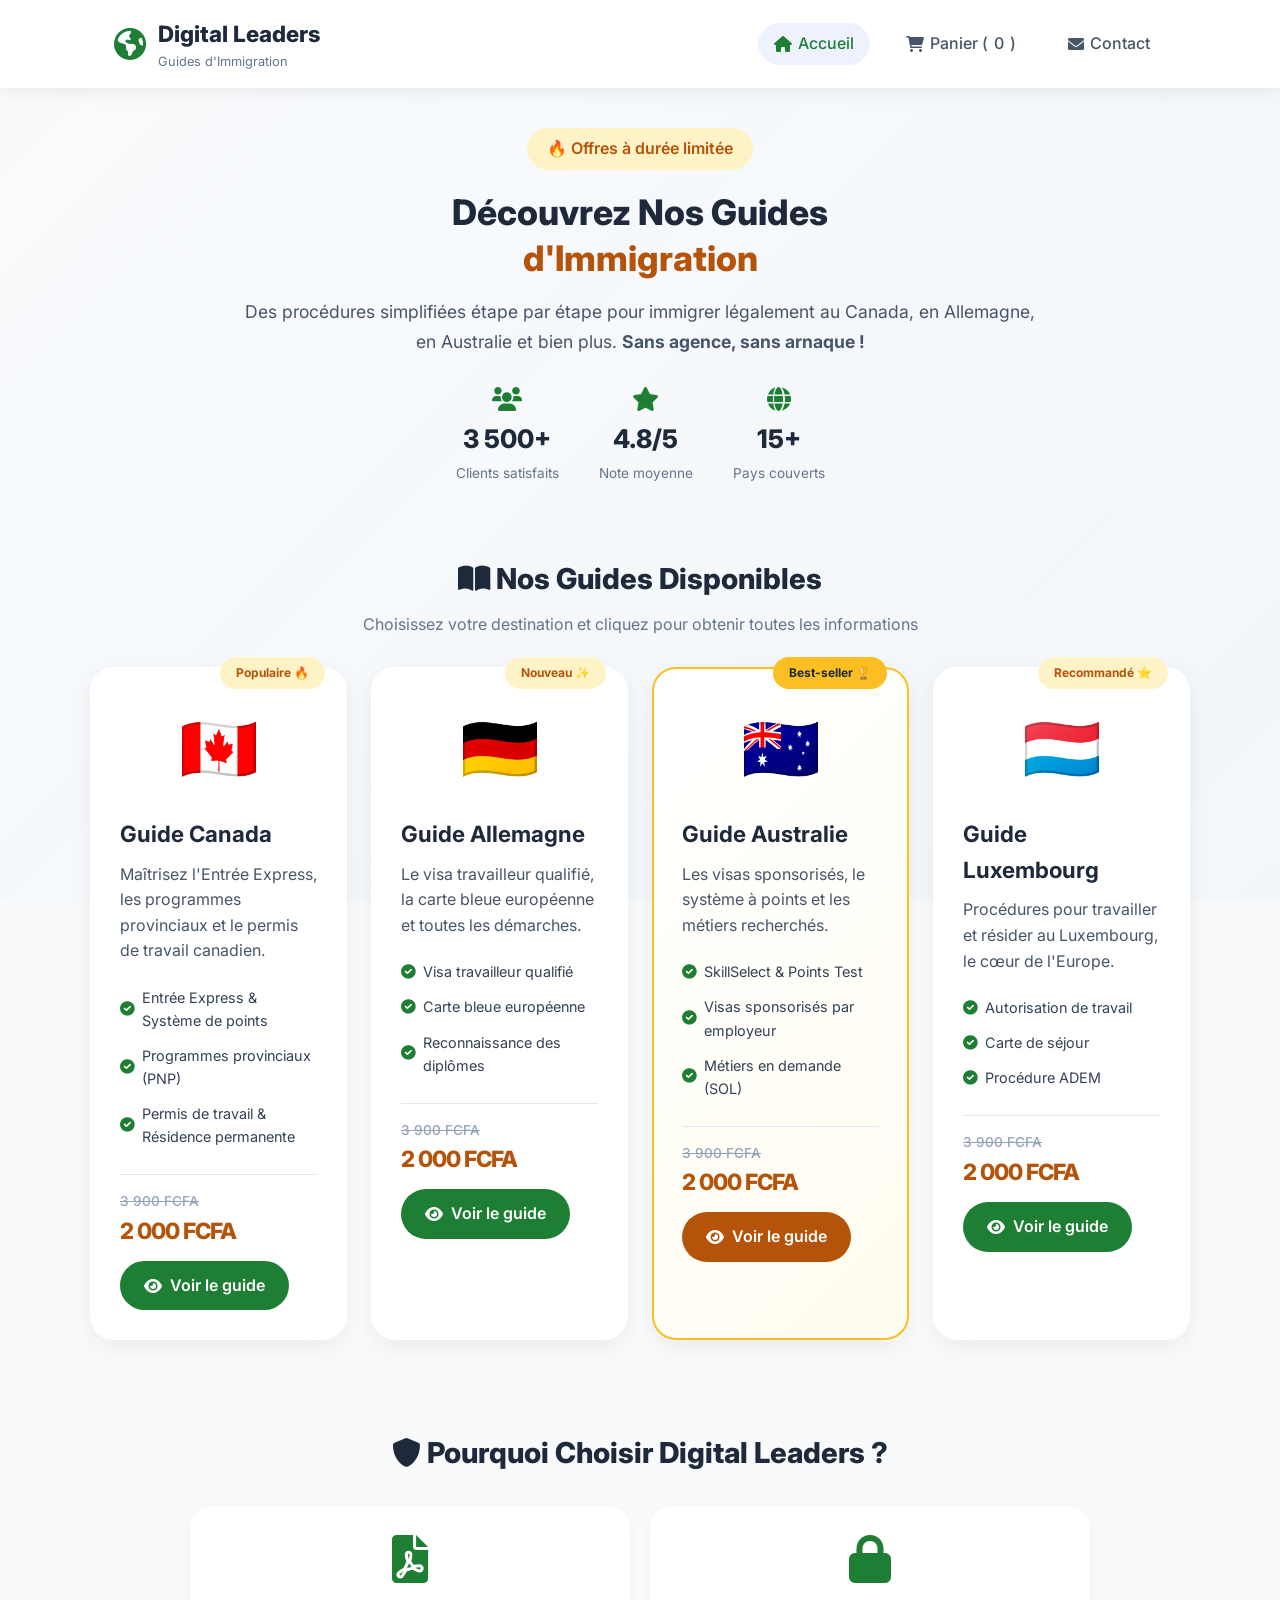
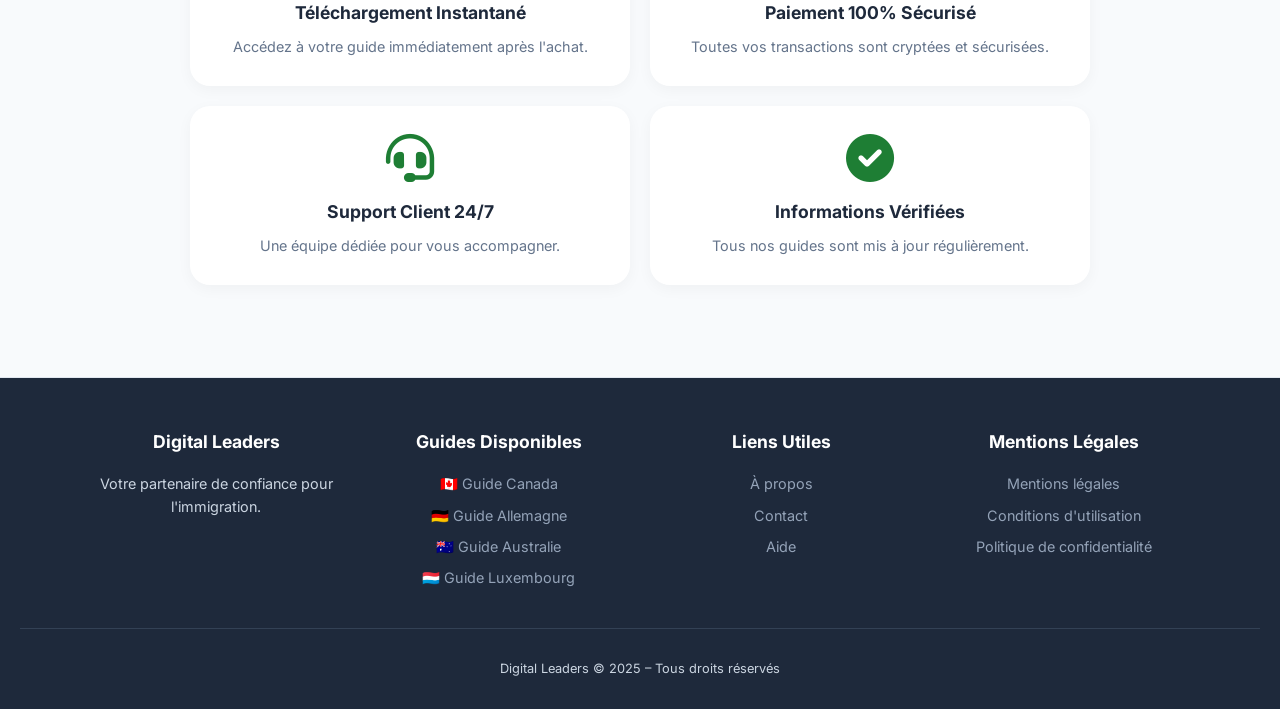
<file: index.html>
<!DOCTYPE html>
<html lang="fr">
<head>
    <meta charset="UTF-8">
    <meta name="viewport" content="width=device-width, initial-scale=1.0">
    <title>Digital Leaders - Guides d'Immigration</title>
    
    <!-- Google Fonts -->
    <link href="https://fonts.googleapis.com/css2?family=Inter:opsz,wght@14..32,300;14..32,400;14..32,500;14..32,600;14..32,700;14..32,800&display=swap" rel="stylesheet">
    
    <!-- Font Awesome -->
    <link rel="stylesheet" href="https://cdnjs.cloudflare.com/ajax/libs/font-awesome/6.0.0-beta3/css/all.min.css">
    
    <!-- Styles CSS -->
    <link rel="stylesheet" href="style.css">
</head>
<body>

    <!-- Image de fond -->
    <div class="background-image">
        <div class="overlay"></div>
    </div>

    <!-- HEADER -->
    <header class="main-header">
        <div class="header-container">
            <div class="logo-section">
                <i class="fas fa-globe-americas fa-2x" style="color: #1e7e34;"></i>
                <div>
                    <h1 class="site-title">Digital Leaders</h1>
                    <p class="site-subtitle">Guides d'Immigration</p>
                </div>
            </div>
            <nav class="main-nav">
                <a href="index.html" class="nav-link active">
                    <i class="fas fa-home"></i> Accueil
                </a>
                <a href="#" class="nav-link" id="navCart">
                    <i class="fas fa-shopping-cart"></i> 
                    Panier (<span class="cart-count">0</span>)
                </a>
                <a href="#" class="nav-link" id="navContact">
                    <i class="fas fa-envelope"></i> Contact
                </a>
            </nav>
        </div>
    </header>

    <!-- SECTION HÉRO -->
    <section class="hero-section">
        <div class="hero-content">
            <span class="hero-badge">🔥 Offres à durée limitée</span>
            <h2 class="hero-title">
                Découvrez Nos Guides <br>
                <span class="text-highlight">d'Immigration</span>
            </h2>
            <p class="hero-description">
                Des procédures simplifiées étape par étape pour immigrer légalement 
                au Canada, en Allemagne, en Australie et bien plus. 
                <strong>Sans agence, sans arnaque !</strong>
            </p>
            <div class="hero-stats">
                <div class="stat-item">
                    <i class="fas fa-users"></i>
                    <span class="stat-number">3 500+</span>
                    <span class="stat-label">Clients satisfaits</span>
                </div>
                <div class="stat-item">
                    <i class="fas fa-star"></i>
                    <span class="stat-number">4.8/5</span>
                    <span class="stat-label">Note moyenne</span>
                </div>
                <div class="stat-item">
                    <i class="fas fa-globe"></i>
                    <span class="stat-number">15+</span>
                    <span class="stat-label">Pays couverts</span>
                </div>
            </div>
        </div>
    </section>

    <!-- SECTION GUIDES -->
    <section class="products-section">
        <div class="section-header">
            <h2 class="section-main-title">
                <i class="fas fa-book-open"></i> Nos Guides Disponibles
            </h2>
            <p class="section-subtitle">
                Choisissez votre destination et cliquez pour obtenir toutes les informations
            </p>
        </div>
        
        <div class="products-grid">
            
            <!-- GUIDE CANADA -->
            <div class="product-card">
                <div class="product-badge">Populaire 🔥</div>
                <div class="product-flag">🇨🇦</div>
                <div class="product-content">
                    <h3 class="product-title">Guide Canada</h3>
                    <p class="product-description">
                        Maîtrisez l'Entrée Express, les programmes provinciaux et le permis de travail canadien.
                    </p>
                    <ul class="product-features">
                        <li><i class="fas fa-check-circle"></i> Entrée Express & Système de points</li>
                        <li><i class="fas fa-check-circle"></i> Programmes provinciaux (PNP)</li>
                        <li><i class="fas fa-check-circle"></i> Permis de travail & Résidence permanente</li>
                    </ul>
                    <div class="product-footer">
                        <div class="product-price">
                            <span class="old-price">3 900 FCFA</span>
                            <span class="new-price">2 000 FCFA</span>
                        </div>
                        <a href="guides/canada.html" class="btn-product">
                            <i class="fas fa-eye"></i> Voir le guide
                        </a>
                    </div>
                </div>
            </div>

            <!-- GUIDE ALLEMAGNE -->
            <div class="product-card">
                <div class="product-badge">Nouveau ✨</div>
                <div class="product-flag">🇩🇪</div>
                <div class="product-content">
                    <h3 class="product-title">Guide Allemagne</h3>
                    <p class="product-description">
                        Le visa travailleur qualifié, la carte bleue européenne et toutes les démarches.
                    </p>
                    <ul class="product-features">
                        <li><i class="fas fa-check-circle"></i> Visa travailleur qualifié</li>
                        <li><i class="fas fa-check-circle"></i> Carte bleue européenne</li>
                        <li><i class="fas fa-check-circle"></i> Reconnaissance des diplômes</li>
                    </ul>
                    <div class="product-footer">
                        <div class="product-price">
                            <span class="old-price">3 900 FCFA</span>
                            <span class="new-price">2 000 FCFA</span>
                        </div>
                        <a href="guides/allemagne.html" class="btn-product">
                            <i class="fas fa-eye"></i> Voir le guide
                        </a>
                    </div>
                </div>
            </div>

            <!-- GUIDE AUSTRALIE -->
            <div class="product-card featured">
                <div class="product-badge bestseller">Best-seller 🏆</div>
                <div class="product-flag">🇦🇺</div>
                <div class="product-content">
                    <h3 class="product-title">Guide Australie</h3>
                    <p class="product-description">
                        Les visas sponsorisés, le système à points et les métiers recherchés.
                    </p>
                    <ul class="product-features">
                        <li><i class="fas fa-check-circle"></i> SkillSelect & Points Test</li>
                        <li><i class="fas fa-check-circle"></i> Visas sponsorisés par employeur</li>
                        <li><i class="fas fa-check-circle"></i> Métiers en demande (SOL)</li>
                    </ul>
                    <div class="product-footer">
                        <div class="product-price">
                            <span class="old-price">3 900 FCFA</span>
                            <span class="new-price">2 000 FCFA</span>
                        </div>
                        <a href="guides/australie.html" class="btn-product btn-featured">
                            <i class="fas fa-eye"></i> Voir le guide
                        </a>
                    </div>
                </div>
            </div>

            <!-- GUIDE LUXEMBOURG -->
            <div class="product-card">
                <div class="product-badge">Recommandé ⭐</div>
                <div class="product-flag">🇱🇺</div>
                <div class="product-content">
                    <h3 class="product-title">Guide Luxembourg</h3>
                    <p class="product-description">
                        Procédures pour travailler et résider au Luxembourg, le cœur de l'Europe.
                    </p>
                    <ul class="product-features">
                        <li><i class="fas fa-check-circle"></i> Autorisation de travail</li>
                        <li><i class="fas fa-check-circle"></i> Carte de séjour</li>
                        <li><i class="fas fa-check-circle"></i> Procédure ADEM</li>
                    </ul>
                    <div class="product-footer">
                        <div class="product-price">
                            <span class="old-price">3 900 FCFA</span>
                            <span class="new-price">2 000 FCFA</span>
                        </div>
                        <a href="guides/luxembourg.html" class="btn-product">
                            <i class="fas fa-eye"></i> Voir le guide
                        </a>
                    </div>
                </div>
            </div>

        </div>
    </section>

    <!-- SECTION AVANTAGES -->
    <section class="advantages-section">
        <div class="section-header">
            <h2 class="section-main-title">
                <i class="fas fa-shield-alt"></i> Pourquoi Choisir Digital Leaders ?
            </h2>
        </div>
        <div class="advantages-grid">
            <div class="advantage-card">
                <i class="fas fa-file-pdf fa-3x"></i>
                <h3>Téléchargement Instantané</h3>
                <p>Accédez à votre guide immédiatement après l'achat.</p>
            </div>
            <div class="advantage-card">
                <i class="fas fa-lock fa-3x"></i>
                <h3>Paiement 100% Sécurisé</h3>
                <p>Toutes vos transactions sont cryptées et sécurisées.</p>
            </div>
            <div class="advantage-card">
                <i class="fas fa-headset fa-3x"></i>
                <h3>Support Client 24/7</h3>
                <p>Une équipe dédiée pour vous accompagner.</p>
            </div>
            <div class="advantage-card">
                <i class="fas fa-check-circle fa-3x"></i>
                <h3>Informations Vérifiées</h3>
                <p>Tous nos guides sont mis à jour régulièrement.</p>
            </div>
        </div>
    </section>

    <!-- FOOTER -->
    <footer class="main-footer">
        <div class="footer-grid">
            <div class="footer-column">
                <h4>Digital Leaders</h4>
                <p>Votre partenaire de confiance pour l'immigration.</p>
            </div>
            <div class="footer-column">
                <h4>Guides Disponibles</h4>
                <ul>
                    <li><a href="guides/canada.html">🇨🇦 Guide Canada</a></li>
                    <li><a href="guides/allemagne.html">🇩🇪 Guide Allemagne</a></li>
                    <li><a href="guides/australie.html">🇦🇺 Guide Australie</a></li>
                    <li><a href="guides/luxembourg.html">🇱🇺 Guide Luxembourg</a></li>
                </ul>
            </div>
            <div class="footer-column">
                <h4>Liens Utiles</h4>
                <ul>
                    <li><a href="#">À propos</a></li>
                    <li><a href="#">Contact</a></li>
                    <li><a href="#">Aide</a></li>
                </ul>
            </div>
            <div class="footer-column">
                <h4>Mentions Légales</h4>
                <ul>
                    <li><a href="#">Mentions légales</a></li>
                    <li><a href="#">Conditions d'utilisation</a></li>
                    <li><a href="#">Politique de confidentialité</a></li>
                </ul>
            </div>
        </div>
        <div class="footer-bottom">
            <p>Digital Leaders © 2025 – Tous droits réservés</p>
        </div>
    </footer>

    <script src="script.js"></script>
</body>
</html>
</file>
<file: style.css>
/* ============================================ */
/* VISIONNEUSE PDF                              */
/* ============================================ */
.pdf-preview-section {
    margin: 32px 0;
    background: white;
    border-radius: 24px;
    padding: 24px;
    border: 1px solid #e2e8f0;
}

.pdf-viewer-container {
    position: relative;
    width: 100%;
    border-radius: 16px;
    overflow: hidden;
    box-shadow: 0 8px 25px rgba(0,0,0,0.08);
    background: #f1f5f9;
}

.pdf-viewer {
    width: 100%;
    height: 400px;
    display: block;
}

.pdf-viewer-full {
    width: 100%;
    height: 800px;
    display: block;
    border-radius: 16px;
}

/* Overlay pour restreindre l'accès */
.pdf-restricted-overlay {
    background: rgba(255, 255, 255, 0.95);
    backdrop-filter: blur(8px);
    border-radius: 16px;
    padding: 40px 20px;
    text-align: center;
    margin-top: -100px;
    position: relative;
    z-index: 2;
    border: 2px dashed #fbbf24;
}

.pdf-restricted-content h3 {
    font-size: 1.4rem;
    margin: 16px 0 8px;
    color: #1e293b;
}

.pdf-restricted-content p {
    color: #64748b;
    margin-bottom: 16px;
}

/* Bouton téléchargement */
.btn-download-pdf {
    display: inline-flex;
    align-items: center;
    gap: 10px;
    background: #1e7e34;
    color: white;
    text-decoration: none;
    padding: 14px 28px;
    border-radius: 40px;
    font-weight: 700;
    font-size: 1.1rem;
    margin: 16px 0;
    transition: 0.2s;
}

.btn-download-pdf:hover {
    background: #15662a;
    transform: scale(0.98);
}

.btn-download-pdf i {
    font-size: 1.3rem;
}

/* Section PDF complète */
.pdf-full-section {
    margin: 32px 0;
    background: #f0fdf4;
    border-radius: 24px;
    padding: 24px;
    border: 2px solid #22c55e;
}

/* Responsive */
@media (max-width: 768px) {
    .pdf-viewer {
        height: 300px;
    }
    .pdf-viewer-full {
        height: 500px;
    }
    .pdf-restricted-overlay {
        margin-top: -60px;
        padding: 24px 16px;
    }
}
/* ============================================ */
/* RESET & BASE                                 */
/* ============================================ */
* {
    margin: 0;
    padding: 0;
    box-sizing: border-box;
}

body {
    font-family: 'Inter', sans-serif;
    background: #f8fafc;
    color: #1e293b;
    line-height: 1.6;
    position: relative;
    min-height: 100vh;
}

/* ============================================ */
/* IMAGE DE FOND                                */
/* ============================================ */
.background-image {
    position: fixed;
    top: 0;
    left: 0;
    width: 100%;
    height: 100%;
    z-index: -1;
    background-image: url('https://images.unsplash.com/photo-1544717305-2782549b5136?ixlib=rb-4.0.3&auto=format&fit=crop&w=1350&q=80');
    background-size: cover;
    background-position: center;
    background-repeat: no-repeat;
    background-attachment: fixed;
}

.overlay {
    position: absolute;
    top: 0;
    left: 0;
    width: 100%;
    height: 100%;
    background: linear-gradient(
        135deg,
        rgba(248, 250, 252, 0.9) 0%,
        rgba(241, 245, 249, 0.88) 100%
    );
}

/* ============================================ */
/* CONTAINER                                    */
/* ============================================ */
.container {
    max-width: 700px;
    margin: 0 auto;
    background: rgba(255, 255, 255, 0.95);
    border-radius: 32px;
    box-shadow: 0 20px 35px -12px rgba(0,0,0,0.1);
    overflow: hidden;
    padding: 24px 20px 32px;
    position: relative;
    z-index: 1;
    backdrop-filter: blur(10px);
}

.guide-container {
    margin-top: 20px;
    margin-bottom: 40px;
}

/* ============================================ */
/* BOUTON RETOUR AU HUB                         */
/* ============================================ */
.btn-back-hub {
    display: inline-flex;
    align-items: center;
    gap: 8px;
    margin: 16px 0 0 16px;
    padding: 10px 20px;
    background: white;
    border-radius: 40px;
    color: #1e7e34;
    text-decoration: none;
    font-weight: 600;
    box-shadow: 0 4px 12px rgba(0,0,0,0.1);
    transition: 0.2s;
    position: relative;
    z-index: 2;
}

.btn-back-hub:hover {
    background: #1e7e34;
    color: white;
    transform: translateX(-4px);
}

/* ============================================ */
/* HEADER                                       */
/* ============================================ */
.main-header {
    background: rgba(255, 255, 255, 0.95);
    backdrop-filter: blur(10px);
    padding: 16px 0;
    position: sticky;
    top: 0;
    z-index: 100;
    box-shadow: 0 2px 20px rgba(0,0,0,0.08);
}

.header-container {
    max-width: 1100px;
    margin: 0 auto;
    padding: 0 24px;
    display: flex;
    justify-content: space-between;
    align-items: center;
    flex-wrap: wrap;
    gap: 16px;
}

.logo-section {
    display: flex;
    align-items: center;
    gap: 12px;
}

.site-title {
    font-size: 1.4rem;
    font-weight: 800;
}

.site-subtitle {
    font-size: 0.8rem;
    color: #64748b;
}

.main-nav {
    display: flex;
    gap: 20px;
    flex-wrap: wrap;
}

.nav-link {
    color: #475569;
    text-decoration: none;
    font-weight: 500;
    display: flex;
    align-items: center;
    gap: 6px;
    padding: 8px 16px;
    border-radius: 40px;
    transition: 0.2s;
}

.nav-link:hover,
.nav-link.active {
    background: #eef2ff;
    color: #1e7e34;
}

/* ============================================ */
/* HERO SECTION                                 */
/* ============================================ */
.hero-section {
    padding: 40px 20px 30px;
    text-align: center;
}

.hero-content {
    max-width: 800px;
    margin: 0 auto;
}

.hero-badge {
    display: inline-block;
    background: #fef3c7;
    color: #b45309;
    padding: 8px 20px;
    border-radius: 40px;
    font-weight: 600;
    margin-bottom: 20px;
}

.hero-title {
    font-size: 2.2rem;
    font-weight: 800;
    line-height: 1.3;
    margin-bottom: 16px;
}

.text-highlight {
    color: #b45309;
}

.hero-description {
    font-size: 1.1rem;
    color: #475569;
    margin-bottom: 30px;
    line-height: 1.7;
}

.hero-stats {
    display: flex;
    justify-content: center;
    gap: 40px;
    flex-wrap: wrap;
}

.stat-item {
    text-align: center;
}

.stat-item i {
    font-size: 1.5rem;
    color: #1e7e34;
    margin-bottom: 8px;
}

.stat-number {
    display: block;
    font-size: 1.6rem;
    font-weight: 800;
}

.stat-label {
    font-size: 0.85rem;
    color: #64748b;
}

/* ============================================ */
/* SECTIONS GÉNÉRALES                           */
/* ============================================ */
.products-section,
.advantages-section,
.testimonials-section {
    padding: 40px 20px 50px;
}

.section-header {
    text-align: center;
    margin-bottom: 30px;
}

.section-main-title {
    font-size: 1.8rem;
    font-weight: 800;
    margin-bottom: 10px;
}

.section-subtitle {
    color: #64748b;
}

/* ============================================ */
/* GRILLE PRODUITS                              */
/* ============================================ */
.products-grid {
    display: grid;
    grid-template-columns: 1fr;
    gap: 24px;
    max-width: 1100px;
    margin: 0 auto;
}

.product-card {
    background: white;
    border-radius: 24px;
    padding: 28px;
    box-shadow: 0 8px 25px rgba(0,0,0,0.06);
    position: relative;
    transition: 0.3s;
    border: 2px solid transparent;
}

.product-card:hover {
    transform: translateY(-6px);
    box-shadow: 0 16px 40px rgba(0,0,0,0.12);
    border-color: #e2e8f0;
}

.product-card.featured {
    border-color: #fbbf24;
    background: linear-gradient(135deg, #ffffff 0%, #fffdf0 100%);
}

.product-badge {
    position: absolute;
    top: -12px;
    right: 20px;
    padding: 6px 16px;
    border-radius: 40px;
    font-size: 0.75rem;
    font-weight: 700;
    background: #fef3c7;
    color: #b45309;
}

.product-badge.bestseller {
    background: #fbbf24;
    color: #1e293b;
}

.product-flag {
    font-size: 4rem;
    text-align: center;
    margin-bottom: 16px;
}

.product-title {
    font-size: 1.4rem;
    font-weight: 700;
    margin-bottom: 10px;
}

.product-description {
    color: #475569;
    margin-bottom: 16px;
}

.product-features {
    list-style: none;
    margin-bottom: 20px;
}

.product-features li {
    padding: 6px 0;
    color: #334155;
    font-size: 0.9rem;
    display: flex;
    align-items: center;
    gap: 8px;
}

.product-features li i {
    color: #1e7e34;
}

.product-footer {
    display: flex;
    justify-content: space-between;
    align-items: center;
    flex-wrap: wrap;
    gap: 12px;
    padding-top: 16px;
    border-top: 1px solid #e2e8f0;
}

.product-price .old-price {
    font-size: 0.85rem;
    color: #94a3b8;
    text-decoration: line-through;
    display: block;
}

.product-price .new-price {
    font-size: 1.4rem;
    font-weight: 800;
    color: #b45309;
}

.btn-product {
    display: inline-flex;
    align-items: center;
    gap: 8px;
    padding: 12px 24px;
    background: #1e7e34;
    color: white;
    text-decoration: none;
    border-radius: 40px;
    font-weight: 600;
    transition: 0.2s;
}

.btn-product:hover {
    background: #15662a;
    transform: scale(0.98);
}

.btn-featured {
    background: #b45309;
}

/* ============================================ */
/* AVANTAGES                                    */
/* ============================================ */
.advantages-grid {
    display: grid;
    grid-template-columns: 1fr;
    gap: 20px;
    max-width: 900px;
    margin: 0 auto;
}

.advantage-card {
    background: white;
    padding: 28px;
    border-radius: 20px;
    text-align: center;
    box-shadow: 0 4px 15px rgba(0,0,0,0.04);
}

.advantage-card i {
    color: #1e7e34;
    margin-bottom: 16px;
}

.advantage-card h3 {
    font-size: 1.1rem;
    margin-bottom: 8px;
}

.advantage-card p {
    color: #64748b;
    font-size: 0.9rem;
}

/* ============================================ */
/* BADGES & PRIX                                */
/* ============================================ */
.badge-rating {
    display: inline-flex;
    align-items: center;
    gap: 8px;
    background: #f1f5f9;
    padding: 6px 14px;
    border-radius: 40px;
    font-size: 0.85rem;
    font-weight: 500;
}

.badge-separator {
    margin-left: 6px;
}

.stars {
    color: #fbbf24;
    letter-spacing: 2px;
}

.sold-stock {
    background: #eef2ff;
    border-radius: 24px;
    padding: 12px 16px;
    display: flex;
    justify-content: space-between;
    flex-wrap: wrap;
    gap: 12px;
    margin: 20px 0;
}

.stock-item {
    font-weight: 600;
}

.stock-label {
    color: #475569;
    font-weight: 500;
    margin-right: 6px;
}

.price-block {
    background: linear-gradient(135deg, #fef9e6 0%, #fff4e0 100%);
    border-radius: 32px;
    padding: 20px;
    text-align: center;
    margin: 20px 0;
    border: 1px solid #ffe6b3;
}

.price-block-bottom {
    background: #ffffff;
    border: 2px solid #ffe6b3;
    margin-top: 24px;
}

.old-price {
    font-size: 1.5rem;
    color: #94a3b8;
    text-decoration: line-through;
    font-weight: 500;
}

.new-price {
    font-size: 2.8rem;
    font-weight: 800;
    color: #b45309;
    letter-spacing: -1px;
    margin: 8px 0;
}

.btn-offer {
    background: #1e7e34;
    color: white;
    border: none;
    font-size: 1.3rem;
    font-weight: 700;
    padding: 16px 20px;
    width: 100%;
    border-radius: 60px;
    cursor: pointer;
    transition: 0.2s;
    display: inline-flex;
    align-items: center;
    justify-content: center;
    gap: 10px;
    box-shadow: 0 8px 18px rgba(30,126,52,0.25);
    margin: 12px 0 8px;
}

.btn-offer:hover {
    background: #15662a;
    transform: scale(0.98);
}

.payment-icons {
    display: flex;
    flex-wrap: wrap;
    justify-content: center;
    gap: 18px;
    margin: 20px 0 12px;
    font-size: 1.4rem;
    color: #334155;
    align-items: center;
}

.payment-mobile {
    font-size: 0.9rem;
    font-weight: 600;
    background: #f1f5f9;
    padding: 6px 12px;
    border-radius: 20px;
}

.how-to-buy {
    text-align: center;
    font-weight: 500;
    background: #f9f9fc;
    border-radius: 40px;
    padding: 8px;
    margin-top: 4px;
}

.preview-link {
    text-align: center;
    margin: 10px 0;
}

.preview-link a {
    color: #2563eb;
    text-decoration: none;
    font-weight: 500;
    border-bottom: 1px dashed #90cdf4;
}

.section-title {
    font-size: 1.6rem;
    font-weight: 700;
    margin: 32px 0 16px 0;
    display: inline-block;
}

/* ============================================ */
/* GUIDE HEADER                                 */
/* ============================================ */
.guide-header {
    margin-bottom: 16px;
}

.guide-header-top {
    display: flex;
    justify-content: space-between;
    align-items: center;
    flex-wrap: wrap;
    gap: 8px;
}

.guide-title {
    font-size: 1.7rem;
    font-weight: 800;
    line-height: 1.3;
}

.guide-subtitle {
    margin: 18px 0 6px;
    font-size: 1.2rem;
    font-weight: 500;
}

.text-green {
    color: #2c5f2d;
}

.download-badge {
    background: #eef2ff;
    border-radius: 60px;
    width: fit-content;
    padding: 8px 16px;
    margin: 12px 0 0;
}

/* ============================================ */
/* TÉMOIGNAGES                                  */
/* ============================================ */
.testimonial-card {
    background: #ffffff;
    border: 1px solid #e2e8f0;
    border-radius: 24px;
    padding: 18px;
    margin: 16px 0;
    box-shadow: 0 4px 10px rgba(0,0,0,0.02);
}

.testimonial-header {
    display: flex;
    justify-content: space-between;
    align-items: center;
    margin-bottom: 8px;
    flex-wrap: wrap;
}

.testimonial-name {
    font-weight: 700;
    display: flex;
    align-items: center;
    gap: 6px;
}

.testimonial-date {
    font-size: 0.75rem;
    color: #64748b;
}

.testimonial-text {
    color: #334155;
    margin-top: 8px;
}

/* ============================================ */
/* WHATSAPP                                     */
/* ============================================ */
.whatsapp-conversation {
    background: #eef2ff;
    border-radius: 28px;
    padding: 18px;
    margin: 24px 0;
    border-left: 6px solid #25D366;
}

.whatsapp-header {
    display: flex;
    align-items: center;
    gap: 10px;
    margin-bottom: 12px;
}

.whatsapp-brand {
    font-weight: 700;
}

.conv-message {
    background: white;
    border-radius: 20px;
    padding: 12px 16px;
    margin-bottom: 12px;
    box-shadow: 0 1px 3px rgba(0,0,0,0.05);
}

.conv-reply {
    background: #e6f7ec;
}

.conv-name {
    font-weight: 700;
    color: #075e54;
}

.conv-time {
    font-size: 0.7rem;
    color: #5e6879;
    margin-left: 12px;
}

/* ============================================ */
/* SECTION ACCROCHE                             */
/* ============================================ */
.vision-section {
    background: linear-gradient(110deg, #fff7ed 0%, #fffbeb 100%);
    border-radius: 32px;
    padding: 24px 20px;
    margin: 20px 0;
}

.vision-section h2 {
    font-size: 1.7rem;
    font-weight: 800;
}

.vision-section p {
    margin: 14px 0;
    font-size: 1rem;
}

.key-badge {
    background: #ffffffaa;
    border-radius: 28px;
    padding: 8px 14px;
    display: inline-block;
}

/* ============================================ */
/* GRILLE AVANTAGES                             */
/* ============================================ */
.grid-benefits {
    display: grid;
    grid-template-columns: 1fr;
    gap: 12px;
    margin: 20px 0;
}

.benefit-item {
    background: #f8fafc;
    padding: 14px 18px;
    border-radius: 28px;
    display: flex;
    align-items: center;
    gap: 12px;
    font-weight: 500;
}

.benefit-item i {
    color: #1e7e34;
    font-size: 1.3rem;
    width: 28px;
}

/* ============================================ */
/* CHAPITRES                                    */
/* ============================================ */
.chapters-title {
    font-size: 1.4rem;
    margin: 20px 0 8px;
}

.chapter-list {
    background: #f1f5f9;
    border-radius: 28px;
    padding: 16px 22px;
    margin: 20px 0;
    list-style-type: none;
}

.chapter-list li {
    padding: 8px 0;
    border-bottom: 1px solid #e2e8f0;
    display: flex;
    align-items: center;
    gap: 10px;
}

.chapter-list li:last-child {
    border: none;
}

.chapter-list li i {
    color: #2563eb;
}

/* ============================================ */
/* FOOTER                                       */
/* ============================================ */
.main-footer {
    background: #1e293b;
    color: #cbd5e1;
    padding: 50px 20px 30px;
}

.footer-grid {
    display: grid;
    grid-template-columns: 1fr;
    gap: 30px;
    max-width: 1100px;
    margin: 0 auto 30px;
}

.footer-column h4 {
    color: white;
    margin-bottom: 16px;
    font-size: 1.1rem;
}

.footer-column p {
    font-size: 0.9rem;
    line-height: 1.6;
}

.footer-column ul {
    list-style: none;
}

.footer-column ul li {
    margin-bottom: 8px;
}

.footer-column ul li a {
    color: #94a3b8;
    text-decoration: none;
    font-size: 0.9rem;
    transition: 0.2s;
}

.footer-column ul li a:hover {
    color: white;
}

.footer-bottom {
    text-align: center;
    padding-top: 30px;
    border-top: 1px solid #334155;
}

footer {
    margin-top: 42px;
    padding-top: 24px;
    border-top: 1px solid #e2e8f0;
    font-size: 0.8rem;
    color: #5b6e8c;
    text-align: center;
}

.footer-links {
    display: flex;
    flex-wrap: wrap;
    justify-content: center;
    gap: 20px;
    margin: 16px 0;
}

.footer-links a {
    color: #3b5b9b;
    text-decoration: none;
}

.footer-links a:hover {
    color: #1e40af;
    text-decoration: underline;
}

.disclaimer {
    font-size: 0.7rem;
    margin-top: 18px;
    color: #7f8c9a;
}

.secure-payment {
    margin-top: 12px;
    font-size: 0.85rem;
}

.digital-badge {
    margin-top: 16px;
}

/* ============================================ */
/* TOAST                                        */
/* ============================================ */
.toast-message {
    position: fixed;
    bottom: 30px;
    left: 50%;
    transform: translateX(-50%);
    background: #1e293b;
    color: white;
    padding: 14px 24px;
    border-radius: 40px;
    font-weight: 500;
    z-index: 1000;
    box-shadow: 0 10px 30px rgba(0,0,0,0.3);
    animation: slideUp 0.3s ease;
}

@keyframes slideUp {
    from {
        opacity: 0;
        transform: translateX(-50%) translateY(20px);
    }
    to {
        opacity: 1;
        transform: translateX(-50%) translateY(0);
    }
}

hr {
    margin: 20px 0;
    border-color: #edf2f7;
}

/* ============================================ */
/* RESPONSIVE                                   */
/* ============================================ */
@media (min-width: 480px) {
    .container {
        padding: 32px 32px 40px;
    }
    .grid-benefits {
        grid-template-columns: 1fr 1fr;
    }
}

@media (min-width: 768px) {
    .products-grid {
        grid-template-columns: 1fr 1fr;
    }
    .advantages-grid {
        grid-template-columns: 1fr 1fr;
    }
    .footer-grid {
        grid-template-columns: 1fr 1fr 1fr 1fr;
    }
}

@media (min-width: 1024px) {
    .products-grid {
        grid-template-columns: 1fr 1fr 1fr 1fr;
    }
}
/* ============================================ */
/* MODAL DE PAIEMENT                            */
/* ============================================ */
.payment-modal {
    position: fixed;
    top: 0;
    left: 0;
    width: 100%;
    height: 100%;
    background: rgba(0, 0, 0, 0.7);
    z-index: 2000;
    display: flex;
    align-items: center;
    justify-content: center;
    padding: 20px;
}

.payment-modal-content {
    background: white;
    border-radius: 32px;
    padding: 32px 24px;
    max-width: 550px;
    width: 100%;
    max-height: 90vh;
    overflow-y: auto;
    position: relative;
    box-shadow: 0 25px 50px rgba(0,0,0,0.3);
}

.close-modal {
    position: absolute;
    top: 16px;
    right: 16px;
    background: #f1f5f9;
    border: none;
    width: 40px;
    height: 40px;
    border-radius: 50%;
    cursor: pointer;
    font-size: 1.1rem;
    transition: 0.2s;
}

.close-modal:hover {
    background: #e2e8f0;
}

.payment-title {
    font-size: 1.5rem;
    font-weight: 800;
    margin-bottom: 20px;
    text-align: center;
}

.payment-product-info {
    text-align: center;
    margin-bottom: 24px;
    padding: 16px;
    background: #f8fafc;
    border-radius: 16px;
}

/* Étapes */
.payment-steps {
    display: flex;
    justify-content: space-between;
    margin-bottom: 30px;
    position: relative;
}

.payment-steps::before {
    content: '';
    position: absolute;
    top: 18px;
    left: 10%;
    right: 10%;
    height: 2px;
    background: #e2e8f0;
    z-index: 0;
}

.step {
    display: flex;
    flex-direction: column;
    align-items: center;
    gap: 8px;
    position: relative;
    z-index: 1;
    flex: 1;
}

.step-number {
    width: 36px;
    height: 36px;
    border-radius: 50%;
    background: #e2e8f0;
    color: #64748b;
    display: flex;
    align-items: center;
    justify-content: center;
    font-weight: 700;
    transition: 0.3s;
}

.step.active .step-number {
    background: #1e7e34;
    color: white;
}

.step.completed .step-number {
    background: #22c55e;
    color: white;
}

.step-label {
    font-size: 0.7rem;
    color: #64748b;
    text-align: center;
    font-weight: 500;
}

.step.active .step-label {
    color: #1e7e34;
    font-weight: 700;
}

/* Méthodes de paiement */
.payment-methods {
    display: grid;
    grid-template-columns: 1fr;
    gap: 12px;
}

.payment-method-card {
    border: 2px solid #e2e8f0;
    border-radius: 20px;
    padding: 20px;
    cursor: pointer;
    transition: 0.2s;
    display: flex;
    flex-direction: column;
    align-items: center;
    gap: 8px;
}

.payment-method-card:hover {
    border-color: #1e7e34;
    background: #f0fdf4;
}

.payment-method-card.selected {
    border-color: #1e7e34;
    background: #f0fdf4;
    box-shadow: 0 0 0 3px rgba(30, 126, 52, 0.1);
}

.payment-method-card strong {
    color: #1e293b;
}

.payment-method-card span:last-child {
    font-size: 0.8rem;
    color: #64748b;
}

/* Instructions de paiement */
.payment-instructions {
    background: #fefce8;
    border-radius: 20px;
    padding: 20px;
    border: 1px solid #fef08a;
}

.payment-instructions h4 {
    color: #b45309;
    margin-bottom: 12px;
}

.payment-instructions ol {
    padding-left: 20px;
    color: #334155;
}

.payment-instructions ol li {
    margin-bottom: 8px;
}

/* Section déblocage */
.unlock-section {
    text-align: center;
    padding: 20px;
}

.unlock-section h3 {
    margin: 12px 0 8px;
}

.unlock-input {
    width: 100%;
    padding: 14px 18px;
    border: 2px solid #e2e8f0;
    border-radius: 16px;
    font-size: 1.1rem;
    text-align: center;
    letter-spacing: 2px;
    margin: 16px 0;
    font-family: 'Courier New', monospace;
}

.unlock-input:focus {
    outline: none;
    border-color: #1e7e34;
    box-shadow: 0 0 0 3px rgba(30, 126, 52, 0.1);
}

.code-info {
    font-size: 0.8rem;
    color: #64748b;
    margin-top: 12px;
}

/* Navigation paiement */
.payment-nav {
    display: flex;
    justify-content: space-between;
    margin-top: 24px;
    gap: 12px;
}

.btn-payment-back,
.btn-payment-next {
    padding: 12px 24px;
    border-radius: 40px;
    font-weight: 600;
    border: none;
    cursor: pointer;
    transition: 0.2s;
    display: flex;
    align-items: center;
    gap: 8px;
}

.btn-payment-back {
    background: #f1f5f9;
    color: #475569;
}

.btn-payment-next {
    background: #1e7e34;
    color: white;
    margin-left: auto;
}

.btn-payment-back:hover {
    background: #e2e8f0;
}

.btn-payment-next:hover {
    background: #15662a;
}

/* Responsive */
@media (min-width: 480px) {
    .payment-methods {
        grid-template-columns: 1fr 1fr 1fr;
    }
}
</file>
